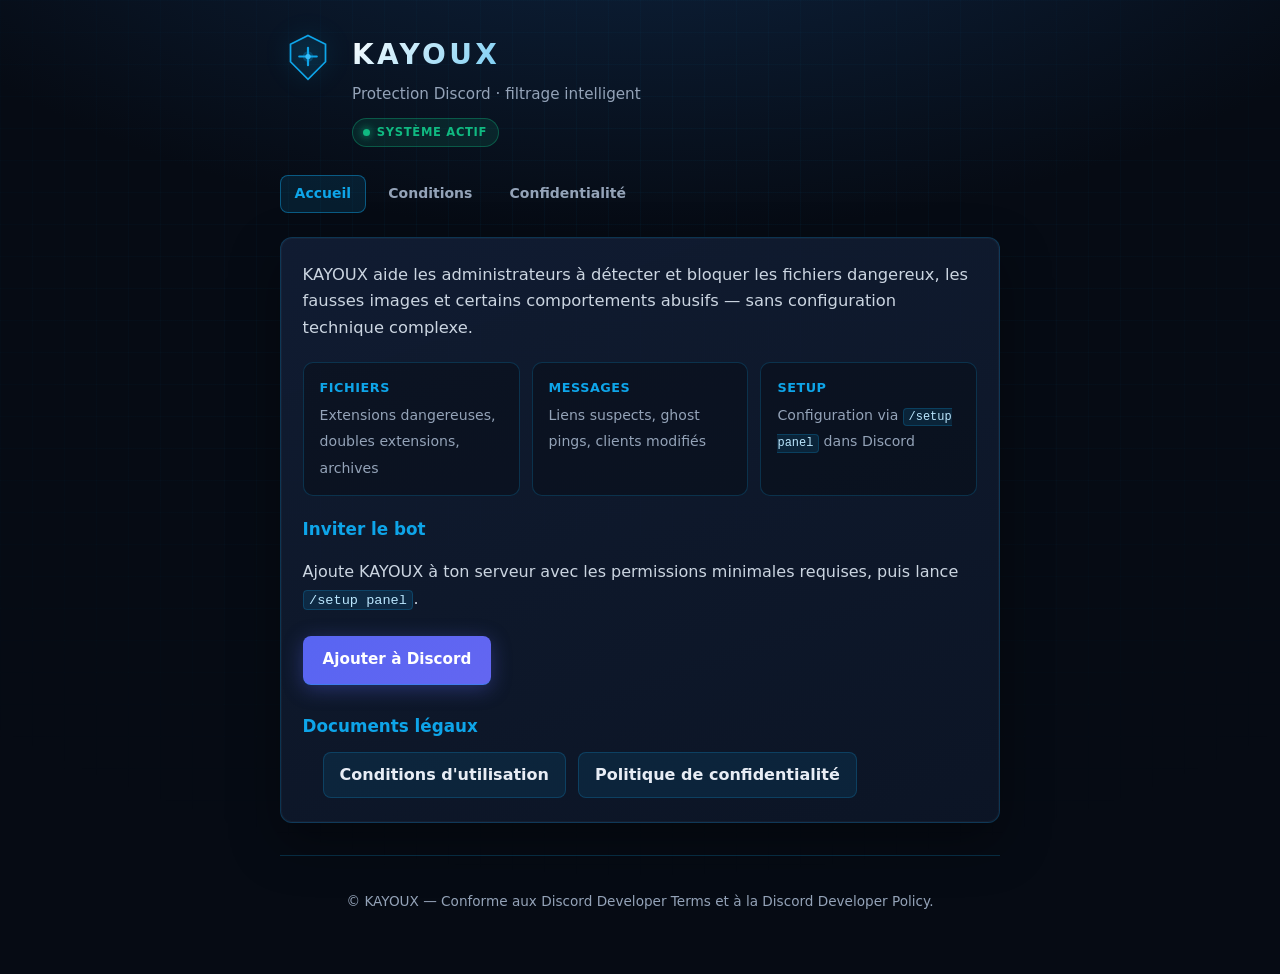
<file: index.html>
<!DOCTYPE html>
<html lang="fr">
<head>
  <meta charset="utf-8">
  <meta name="viewport" content="width=device-width, initial-scale=1">
  <meta name="theme-color" content="#060b14">
  <meta name="description" content="KAYOUX — Bot Discord de sécurité. Filtrage de fichiers et messages suspects.">
  <title>KAYOUX — Bot de sécurité Discord</title>
  <link rel="stylesheet" href="styles.css">
</head>
<body>
  <div class="bg-grid" aria-hidden="true"></div>
  <div class="page">
    <header class="site-header">
      <svg class="logo-mark" viewBox="0 0 64 64" fill="none" xmlns="http://www.w3.org/2000/svg" aria-hidden="true">
        <path d="M32 4L52 14v20L32 54 12 34V14L32 4z" stroke="#0ea5e9" stroke-width="2" fill="rgba(14,165,233,0.08)"/>
        <path d="M32 18v20M22 28h20" stroke="#0ea5e9" stroke-width="2.5" stroke-linecap="round"/>
        <circle cx="32" cy="28" r="6" fill="#0ea5e9" opacity="0.25"/>
        <circle cx="32" cy="28" r="3" fill="#38bdf8"/>
      </svg>
      <div>
        <h1 class="brand-title">KAYOUX</h1>
        <p class="brand-tagline">Protection Discord · filtrage intelligent</p>
        <span class="status-pill">Système actif</span>
      </div>
    </header>

    <nav class="site-nav" aria-label="Navigation">
      <a href="index.html" class="active">Accueil</a>
      <a href="terms.html">Conditions</a>
      <a href="privacy.html">Confidentialité</a>
    </nav>

    <main class="panel">
      <p class="hero-text">
        KAYOUX aide les administrateurs à détecter et bloquer les fichiers dangereux,
        les fausses images et certains comportements abusifs — sans configuration technique complexe.
      </p>

      <div class="feature-grid">
        <div class="feature">
          <strong>Fichiers</strong>
          <span>Extensions dangereuses, doubles extensions, archives</span>
        </div>
        <div class="feature">
          <strong>Messages</strong>
          <span>Liens suspects, ghost pings, clients modifiés</span>
        </div>
        <div class="feature">
          <strong>Setup</strong>
          <span>Configuration via <code>/setup panel</code> dans Discord</span>
        </div>
      </div>

      <h2 class="card-title">Inviter le bot</h2>
      <p>Ajoute KAYOUX à ton serveur avec les permissions minimales requises, puis lance <code>/setup panel</code>.</p>
      <a class="btn" href="https://discord.com/oauth2/authorize?client_id=1514392721362522263&amp;permissions=1099511720960&amp;scope=bot+applications.commands" target="_blank" rel="noopener">
        Ajouter à Discord
      </a>

      <h2 class="card-title" style="margin-top: 1.75rem;">Documents légaux</h2>
      <ul class="legal-links">
        <li><a href="terms.html">Conditions d'utilisation</a></li>
        <li><a href="privacy.html">Politique de confidentialité</a></li>
      </ul>
    </main>

    <footer class="site-footer">
      <p>© KAYOUX — Conforme aux
        <a href="https://support-dev.discord.com/hc/articles/8562894815383" target="_blank" rel="noopener">Discord Developer Terms</a>
        et à la
        <a href="https://support-dev.discord.com/hc/articles/8563934450327" target="_blank" rel="noopener">Discord Developer Policy</a>.
      </p>
    </footer>
  </div>
</body>
</html>
</file>
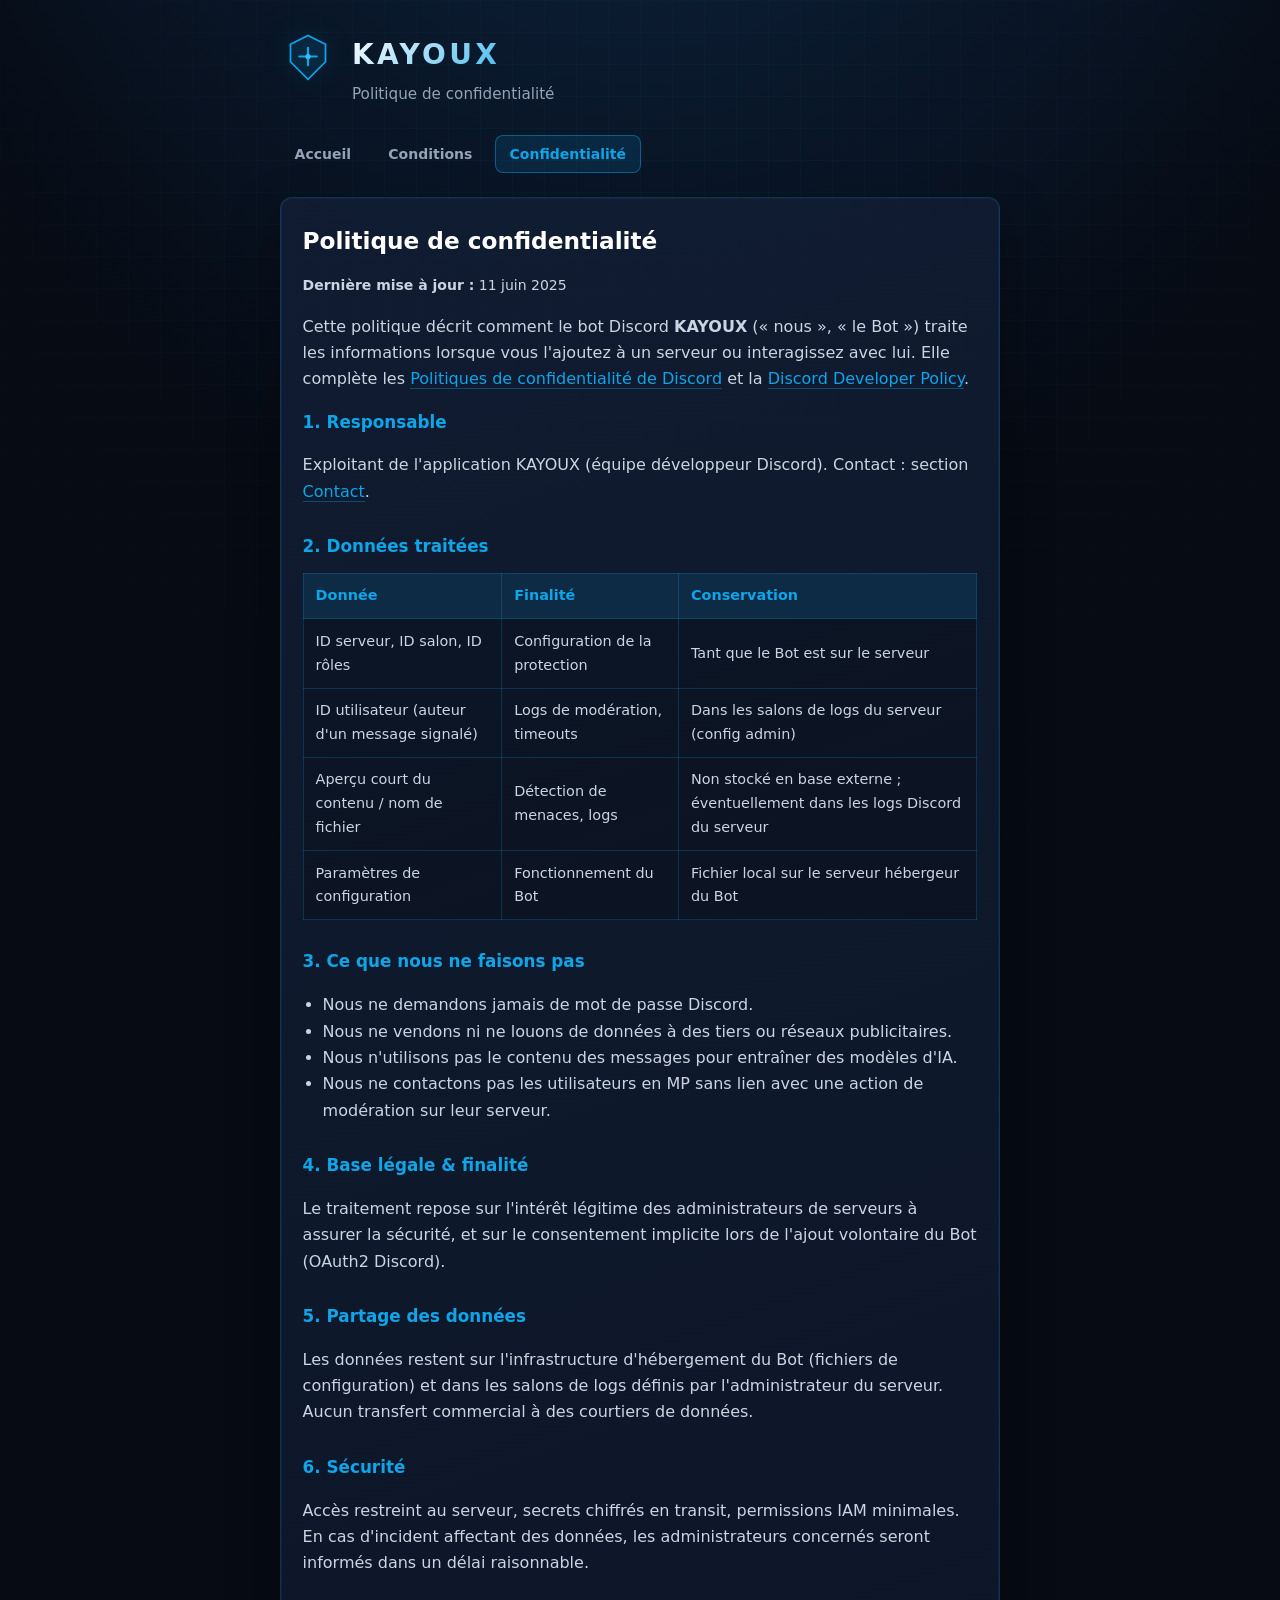
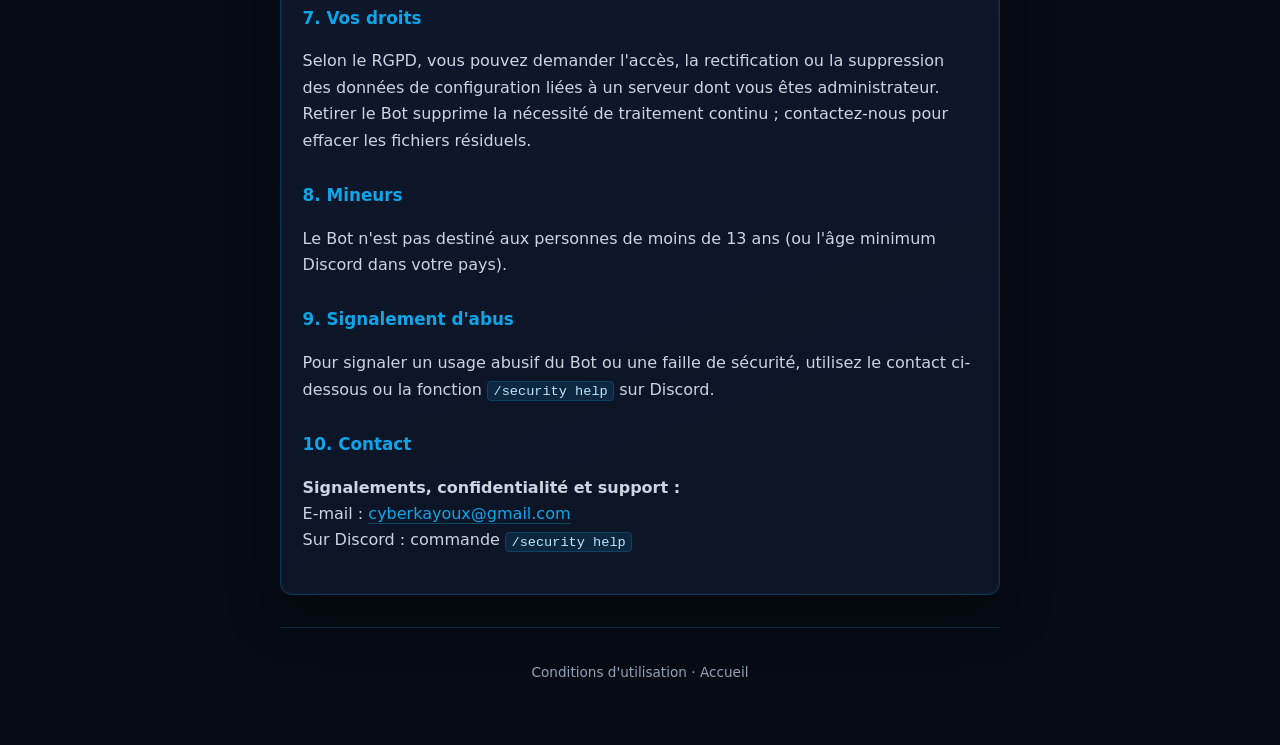
<file: privacy.html>
<!DOCTYPE html>
<html lang="fr">
<head>
  <meta charset="utf-8">
  <meta name="viewport" content="width=device-width, initial-scale=1">
  <meta name="theme-color" content="#060b14">
  <title>Politique de confidentialité — KAYOUX</title>
  <link rel="stylesheet" href="styles.css">
</head>
<body>
  <div class="bg-grid" aria-hidden="true"></div>
  <div class="page">
    <header class="site-header">
      <svg class="logo-mark" viewBox="0 0 64 64" fill="none" xmlns="http://www.w3.org/2000/svg" aria-hidden="true">
        <path d="M32 4L52 14v20L32 54 12 34V14L32 4z" stroke="#0ea5e9" stroke-width="2" fill="rgba(14,165,233,0.08)"/>
        <path d="M32 18v20M22 28h20" stroke="#0ea5e9" stroke-width="2.5" stroke-linecap="round"/>
        <circle cx="32" cy="28" r="3" fill="#38bdf8"/>
      </svg>
      <div>
        <h1 class="brand-title">KAYOUX</h1>
        <p class="brand-tagline">Politique de confidentialité</p>
      </div>
    </header>

    <nav class="site-nav" aria-label="Navigation">
      <a href="index.html">Accueil</a>
      <a href="terms.html">Conditions</a>
      <a href="privacy.html" class="active">Confidentialité</a>
    </nav>

    <main class="panel">
      <h1>Politique de confidentialité</h1>
      <p class="meta"><strong>Dernière mise à jour :</strong> 11 juin 2025</p>

      <p>Cette politique décrit comment le bot Discord <strong>KAYOUX</strong> (« nous », « le Bot ») traite les informations lorsque vous l'ajoutez à un serveur ou interagissez avec lui. Elle complète les <a href="https://discord.com/privacy" target="_blank" rel="noopener">Politiques de confidentialité de Discord</a> et la <a href="https://support-dev.discord.com/hc/articles/8563934450327" target="_blank" rel="noopener">Discord Developer Policy</a>.</p>

      <h2>1. Responsable</h2>
      <p>Exploitant de l'application KAYOUX (équipe développeur Discord). Contact : section <a href="#contact">Contact</a>.</p>

      <h2>2. Données traitées</h2>
      <table class="data-table">
        <thead>
          <tr><th>Donnée</th><th>Finalité</th><th>Conservation</th></tr>
        </thead>
        <tbody>
          <tr><td>ID serveur, ID salon, ID rôles</td><td>Configuration de la protection</td><td>Tant que le Bot est sur le serveur</td></tr>
          <tr><td>ID utilisateur (auteur d'un message signalé)</td><td>Logs de modération, timeouts</td><td>Dans les salons de logs du serveur (config admin)</td></tr>
          <tr><td>Aperçu court du contenu / nom de fichier</td><td>Détection de menaces, logs</td><td>Non stocké en base externe ; éventuellement dans les logs Discord du serveur</td></tr>
          <tr><td>Paramètres de configuration</td><td>Fonctionnement du Bot</td><td>Fichier local sur le serveur hébergeur du Bot</td></tr>
        </tbody>
      </table>

      <h2>3. Ce que nous ne faisons pas</h2>
      <ul>
        <li>Nous ne demandons jamais de mot de passe Discord.</li>
        <li>Nous ne vendons ni ne louons de données à des tiers ou réseaux publicitaires.</li>
        <li>Nous n'utilisons pas le contenu des messages pour entraîner des modèles d'IA.</li>
        <li>Nous ne contactons pas les utilisateurs en MP sans lien avec une action de modération sur leur serveur.</li>
      </ul>

      <h2>4. Base légale & finalité</h2>
      <p>Le traitement repose sur l'intérêt légitime des administrateurs de serveurs à assurer la sécurité, et sur le consentement implicite lors de l'ajout volontaire du Bot (OAuth2 Discord).</p>

      <h2>5. Partage des données</h2>
      <p>Les données restent sur l'infrastructure d'hébergement du Bot (fichiers de configuration) et dans les salons de logs définis par l'administrateur du serveur. Aucun transfert commercial à des courtiers de données.</p>

      <h2>6. Sécurité</h2>
      <p>Accès restreint au serveur, secrets chiffrés en transit, permissions IAM minimales. En cas d'incident affectant des données, les administrateurs concernés seront informés dans un délai raisonnable.</p>

      <h2>7. Vos droits</h2>
      <p>Selon le RGPD, vous pouvez demander l'accès, la rectification ou la suppression des données de configuration liées à un serveur dont vous êtes administrateur. Retirer le Bot supprime la nécessité de traitement continu ; contactez-nous pour effacer les fichiers résiduels.</p>

      <h2>8. Mineurs</h2>
      <p>Le Bot n'est pas destiné aux personnes de moins de 13 ans (ou l'âge minimum Discord dans votre pays).</p>

      <h2>9. Signalement d'abus</h2>
      <p>Pour signaler un usage abusif du Bot ou une faille de sécurité, utilisez le contact ci-dessous ou la fonction <code>/security help</code> sur Discord.</p>

      <h2 id="contact">10. Contact</h2>
      <p>
        <strong>Signalements, confidentialité et support :</strong><br>
        E-mail : <a href="mailto:cyberkayoux@gmail.com">cyberkayoux@gmail.com</a><br>
        Sur Discord : commande <code>/security help</code>
      </p>
    </main>

    <footer class="site-footer">
      <p><a href="terms.html">Conditions d'utilisation</a> · <a href="index.html">Accueil</a></p>
    </footer>
  </div>
</body>
</html>
</file>
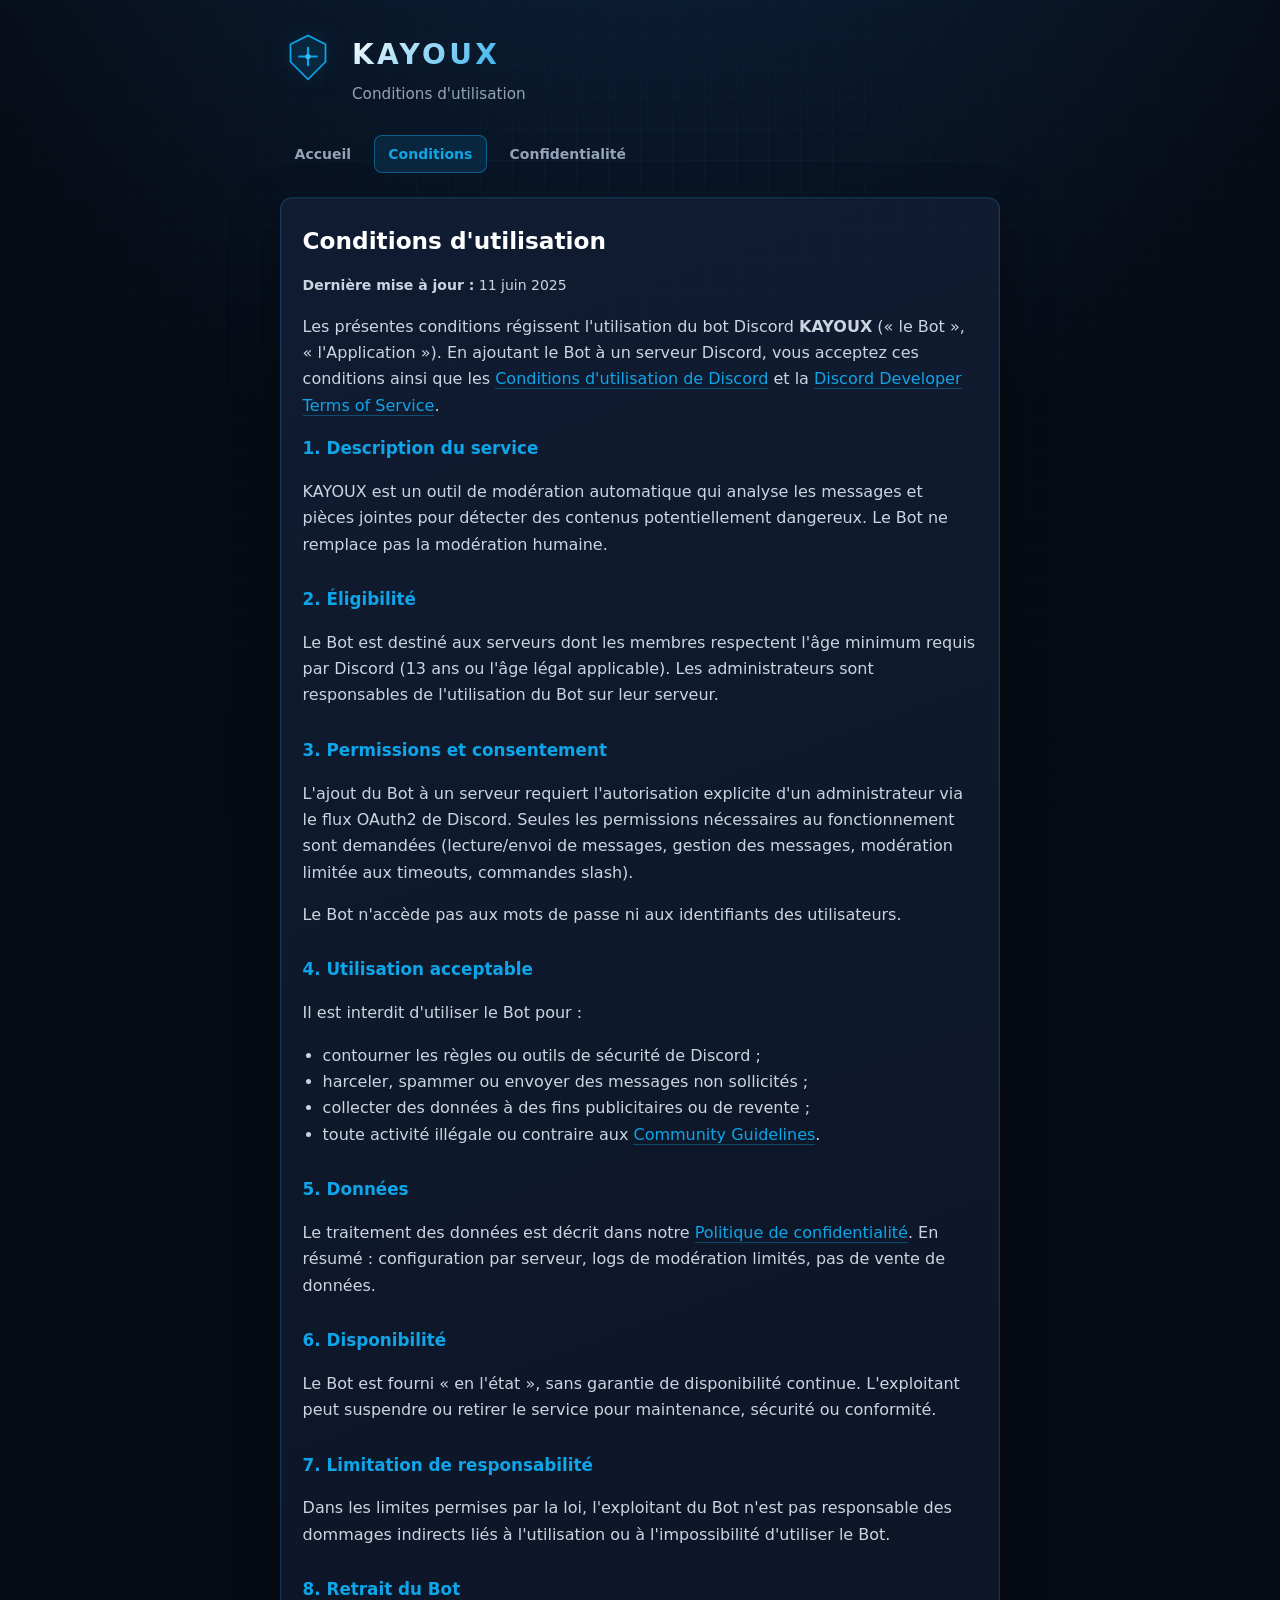
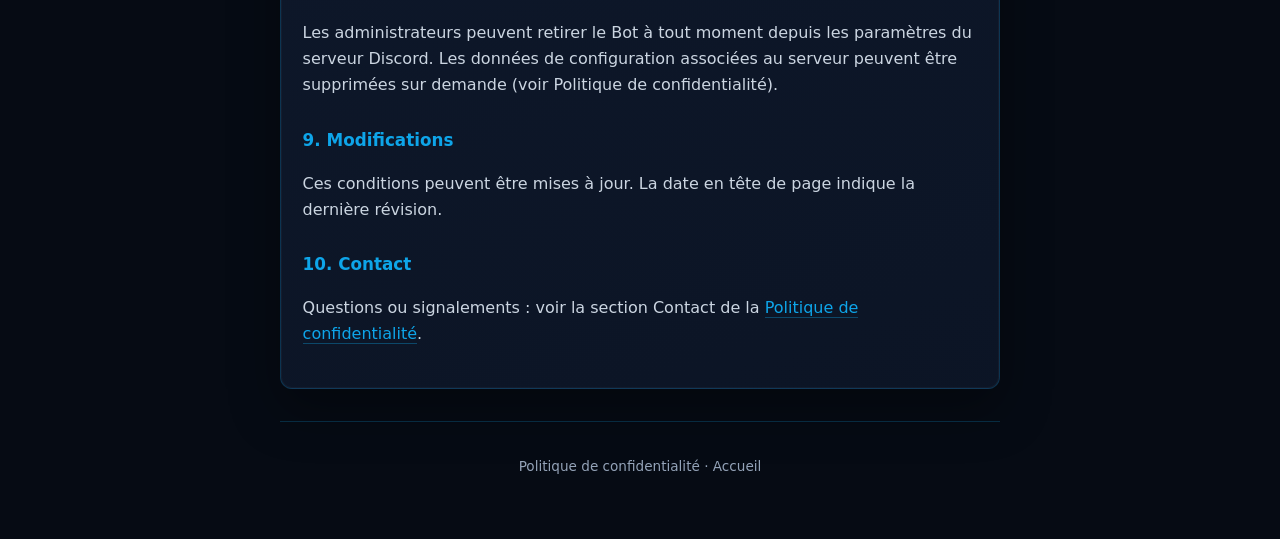
<file: terms.html>
<!DOCTYPE html>
<html lang="fr">
<head>
  <meta charset="utf-8">
  <meta name="viewport" content="width=device-width, initial-scale=1">
  <meta name="theme-color" content="#060b14">
  <title>Conditions d'utilisation — KAYOUX</title>
  <link rel="stylesheet" href="styles.css">
</head>
<body>
  <div class="bg-grid" aria-hidden="true"></div>
  <div class="page">
    <header class="site-header">
      <svg class="logo-mark" viewBox="0 0 64 64" fill="none" xmlns="http://www.w3.org/2000/svg" aria-hidden="true">
        <path d="M32 4L52 14v20L32 54 12 34V14L32 4z" stroke="#0ea5e9" stroke-width="2" fill="rgba(14,165,233,0.08)"/>
        <path d="M32 18v20M22 28h20" stroke="#0ea5e9" stroke-width="2.5" stroke-linecap="round"/>
        <circle cx="32" cy="28" r="3" fill="#38bdf8"/>
      </svg>
      <div>
        <h1 class="brand-title">KAYOUX</h1>
        <p class="brand-tagline">Conditions d'utilisation</p>
      </div>
    </header>

    <nav class="site-nav" aria-label="Navigation">
      <a href="index.html">Accueil</a>
      <a href="terms.html" class="active">Conditions</a>
      <a href="privacy.html">Confidentialité</a>
    </nav>

    <main class="panel">
      <h1>Conditions d'utilisation</h1>
      <p class="meta"><strong>Dernière mise à jour :</strong> 11 juin 2025</p>

      <p>Les présentes conditions régissent l'utilisation du bot Discord <strong>KAYOUX</strong> (« le Bot », « l'Application »). En ajoutant le Bot à un serveur Discord, vous acceptez ces conditions ainsi que les <a href="https://discord.com/terms" target="_blank" rel="noopener">Conditions d'utilisation de Discord</a> et la <a href="https://support-dev.discord.com/hc/articles/8562894815383" target="_blank" rel="noopener">Discord Developer Terms of Service</a>.</p>

      <h2>1. Description du service</h2>
      <p>KAYOUX est un outil de modération automatique qui analyse les messages et pièces jointes pour détecter des contenus potentiellement dangereux. Le Bot ne remplace pas la modération humaine.</p>

      <h2>2. Éligibilité</h2>
      <p>Le Bot est destiné aux serveurs dont les membres respectent l'âge minimum requis par Discord (13 ans ou l'âge légal applicable). Les administrateurs sont responsables de l'utilisation du Bot sur leur serveur.</p>

      <h2>3. Permissions et consentement</h2>
      <p>L'ajout du Bot à un serveur requiert l'autorisation explicite d'un administrateur via le flux OAuth2 de Discord. Seules les permissions nécessaires au fonctionnement sont demandées (lecture/envoi de messages, gestion des messages, modération limitée aux timeouts, commandes slash).</p>
      <p>Le Bot n'accède pas aux mots de passe ni aux identifiants des utilisateurs.</p>

      <h2>4. Utilisation acceptable</h2>
      <p>Il est interdit d'utiliser le Bot pour :</p>
      <ul>
        <li>contourner les règles ou outils de sécurité de Discord ;</li>
        <li>harceler, spammer ou envoyer des messages non sollicités ;</li>
        <li>collecter des données à des fins publicitaires ou de revente ;</li>
        <li>toute activité illégale ou contraire aux <a href="https://discord.com/guidelines" target="_blank" rel="noopener">Community Guidelines</a>.</li>
      </ul>

      <h2>5. Données</h2>
      <p>Le traitement des données est décrit dans notre <a href="privacy.html">Politique de confidentialité</a>. En résumé : configuration par serveur, logs de modération limités, pas de vente de données.</p>

      <h2>6. Disponibilité</h2>
      <p>Le Bot est fourni « en l'état », sans garantie de disponibilité continue. L'exploitant peut suspendre ou retirer le service pour maintenance, sécurité ou conformité.</p>

      <h2>7. Limitation de responsabilité</h2>
      <p>Dans les limites permises par la loi, l'exploitant du Bot n'est pas responsable des dommages indirects liés à l'utilisation ou à l'impossibilité d'utiliser le Bot.</p>

      <h2>8. Retrait du Bot</h2>
      <p>Les administrateurs peuvent retirer le Bot à tout moment depuis les paramètres du serveur Discord. Les données de configuration associées au serveur peuvent être supprimées sur demande (voir Politique de confidentialité).</p>

      <h2>9. Modifications</h2>
      <p>Ces conditions peuvent être mises à jour. La date en tête de page indique la dernière révision.</p>

      <h2>10. Contact</h2>
      <p>Questions ou signalements : voir la section Contact de la <a href="privacy.html#contact">Politique de confidentialité</a>.</p>
    </main>

    <footer class="site-footer">
      <p><a href="privacy.html">Politique de confidentialité</a> · <a href="index.html">Accueil</a></p>
    </footer>
  </div>
</body>
</html>
</file>
<file: styles.css>
/* KAYOUX — thème cyber-sécurité (aligné sur src/ui/theme.js) */
:root {
  --bg-deep: #060b14;
  --bg-panel: #0c1526;
  --bg-card: #111d33;
  --border: rgba(14, 165, 233, 0.22);
  --border-strong: rgba(14, 165, 233, 0.45);
  --text: #e8edf5;
  --text-muted: #94a3b8;
  --primary: #0ea5e9;
  --primary-glow: rgba(14, 165, 233, 0.35);
  --success: #10b981;
  --indigo: #6366f1;
  --discord: #5865f2;
  --radius: 12px;
  --font: "Segoe UI", system-ui, -apple-system, sans-serif;
  --mono: ui-monospace, "Cascadia Code", "Consolas", monospace;
  --max: 760px;
}

*,
*::before,
*::after {
  box-sizing: border-box;
}

html {
  scroll-behavior: smooth;
}

body {
  margin: 0;
  min-height: 100vh;
  font-family: var(--font);
  font-size: 1rem;
  line-height: 1.65;
  color: var(--text);
  background: radial-gradient(ellipse 120% 80% at 50% -20%, #0f2847 0%, var(--bg-deep) 55%);
}

.bg-grid {
  position: fixed;
  inset: 0;
  pointer-events: none;
  background-image:
    linear-gradient(rgba(14, 165, 233, 0.04) 1px, transparent 1px),
    linear-gradient(90deg, rgba(14, 165, 233, 0.04) 1px, transparent 1px);
  background-size: 32px 32px;
  mask-image: radial-gradient(ellipse 80% 70% at 50% 30%, black 20%, transparent 100%);
}

.page {
  position: relative;
  max-width: var(--max);
  margin: 0 auto;
  padding: 2rem 1.25rem 3rem;
}

/* ── Header ── */
.site-header {
  display: flex;
  align-items: flex-start;
  gap: 1rem;
  margin-bottom: 1.75rem;
}

.logo-mark {
  flex-shrink: 0;
  width: 56px;
  height: 56px;
  filter: drop-shadow(0 0 12px var(--primary-glow));
}

.brand-title {
  margin: 0;
  font-size: 1.75rem;
  font-weight: 800;
  letter-spacing: 0.12em;
  background: linear-gradient(135deg, #fff 0%, var(--primary) 100%);
  -webkit-background-clip: text;
  background-clip: text;
  color: transparent;
}

.brand-tagline {
  margin: 0.25rem 0 0;
  color: var(--text-muted);
  font-size: 0.95rem;
}

.status-pill {
  display: inline-flex;
  align-items: center;
  gap: 0.4rem;
  margin-top: 0.65rem;
  padding: 0.25rem 0.65rem;
  font-size: 0.72rem;
  font-weight: 700;
  letter-spacing: 0.06em;
  text-transform: uppercase;
  color: var(--success);
  background: rgba(16, 185, 129, 0.12);
  border: 1px solid rgba(16, 185, 129, 0.35);
  border-radius: 999px;
}

.status-pill::before {
  content: "";
  width: 7px;
  height: 7px;
  border-radius: 50%;
  background: var(--success);
  box-shadow: 0 0 8px var(--success);
  animation: pulse 2s ease-in-out infinite;
}

@keyframes pulse {
  0%, 100% { opacity: 1; }
  50% { opacity: 0.45; }
}

/* ── Nav ── */
.site-nav {
  display: flex;
  flex-wrap: wrap;
  gap: 0.5rem;
  margin-bottom: 1.5rem;
}

.site-nav a {
  padding: 0.4rem 0.85rem;
  font-size: 0.875rem;
  font-weight: 600;
  color: var(--text-muted);
  text-decoration: none;
  border: 1px solid transparent;
  border-radius: 8px;
  transition: color 0.15s, border-color 0.15s, background 0.15s;
}

.site-nav a:hover {
  color: var(--text);
  background: rgba(14, 165, 233, 0.08);
  border-color: var(--border);
}

.site-nav a.active {
  color: var(--primary);
  background: rgba(14, 165, 233, 0.12);
  border-color: var(--border-strong);
}

/* ── Panels ── */
.panel {
  background: linear-gradient(160deg, rgba(17, 29, 51, 0.95) 0%, rgba(12, 21, 38, 0.98) 100%);
  border: 1px solid var(--border);
  border-radius: var(--radius);
  padding: 1.5rem 1.35rem;
  box-shadow:
    0 0 0 1px rgba(255, 255, 255, 0.03) inset,
    0 20px 50px rgba(0, 0, 0, 0.35);
}

.panel + .panel {
  margin-top: 1rem;
}

.panel h1 {
  margin: 0 0 0.5rem;
  font-size: 1.45rem;
  font-weight: 700;
  color: #fff;
}

.panel h2 {
  margin: 1.75rem 0 0.6rem;
  font-size: 1.05rem;
  font-weight: 700;
  color: var(--primary);
}

.panel h2:first-of-type {
  margin-top: 0.5rem;
}

.panel p,
.panel li {
  color: #cbd5e1;
}

.panel ul {
  padding-left: 1.25rem;
}

.panel a {
  color: var(--primary);
  text-decoration: none;
  border-bottom: 1px solid rgba(14, 165, 233, 0.35);
  transition: color 0.15s, border-color 0.15s;
}

.panel a:hover {
  color: #7dd3fc;
  border-bottom-color: #7dd3fc;
}

.meta {
  font-size: 0.875rem;
  color: var(--text-muted);
  margin-bottom: 1rem;
}

code {
  font-family: var(--mono);
  font-size: 0.85em;
  padding: 0.12em 0.4em;
  background: rgba(14, 165, 233, 0.12);
  border: 1px solid var(--border);
  border-radius: 4px;
  color: #bae6fd;
}

/* ── Cards (accueil) ── */
.hero-text {
  margin: 0 0 1.25rem;
  color: #cbd5e1;
  font-size: 1.02rem;
}

.feature-grid {
  display: grid;
  grid-template-columns: repeat(auto-fit, minmax(200px, 1fr));
  gap: 0.75rem;
  margin: 1.25rem 0;
}

.feature {
  padding: 0.85rem 1rem;
  background: rgba(0, 0, 0, 0.25);
  border: 1px solid var(--border);
  border-radius: 10px;
}

.feature strong {
  display: block;
  font-size: 0.8rem;
  letter-spacing: 0.04em;
  text-transform: uppercase;
  color: var(--primary);
  margin-bottom: 0.25rem;
}

.feature span {
  font-size: 0.88rem;
  color: var(--text-muted);
}

.card-title {
  margin: 0 0 0.75rem;
  font-size: 1.1rem;
  font-weight: 700;
  color: #fff;
}

.btn {
  display: inline-flex;
  align-items: center;
  gap: 0.5rem;
  margin-top: 0.5rem;
  padding: 0.7rem 1.25rem;
  font-size: 0.95rem;
  font-weight: 700;
  color: #fff !important;
  text-decoration: none !important;
  border: none;
  border-radius: 8px;
  background: linear-gradient(135deg, var(--discord) 0%, var(--indigo) 100%);
  box-shadow: 0 4px 20px rgba(88, 101, 242, 0.35);
  transition: transform 0.15s, box-shadow 0.15s;
}

.btn:hover {
  transform: translateY(-1px);
  box-shadow: 0 6px 28px rgba(88, 101, 242, 0.5);
}

.legal-links {
  list-style: none;
  padding: 0;
  margin: 0.75rem 0 0;
  display: flex;
  flex-wrap: wrap;
  gap: 0.75rem;
}

.legal-links a {
  display: inline-flex;
  align-items: center;
  gap: 0.35rem;
  padding: 0.55rem 1rem;
  font-weight: 600;
  color: var(--text) !important;
  text-decoration: none !important;
  background: rgba(14, 165, 233, 0.1);
  border: 1px solid var(--border);
  border-radius: 8px;
  border-bottom: 1px solid var(--border) !important;
  transition: background 0.15s, border-color 0.15s;
}

.legal-links a:hover {
  background: rgba(14, 165, 233, 0.18);
  border-color: var(--border-strong);
  color: #fff !important;
}

/* ── Table ── */
.data-table {
  width: 100%;
  border-collapse: collapse;
  font-size: 0.9rem;
  margin: 0.75rem 0;
}

.data-table th,
.data-table td {
  padding: 0.65rem 0.75rem;
  text-align: left;
  border: 1px solid var(--border);
}

.data-table th {
  background: rgba(14, 165, 233, 0.12);
  color: var(--primary);
  font-weight: 700;
}

.data-table td {
  background: rgba(0, 0, 0, 0.2);
  color: #cbd5e1;
}

/* ── Footer ── */
.site-footer {
  margin-top: 2rem;
  padding-top: 1.25rem;
  border-top: 1px solid var(--border);
  font-size: 0.85rem;
  color: var(--text-muted);
  text-align: center;
}

.site-footer a {
  color: var(--text-muted);
  text-decoration: none;
}

.site-footer a:hover {
  color: var(--primary);
}

@media (max-width: 520px) {
  .site-header {
    flex-direction: column;
    align-items: center;
    text-align: center;
  }

  .panel {
    padding: 1.15rem 1rem;
  }
}
</file>
